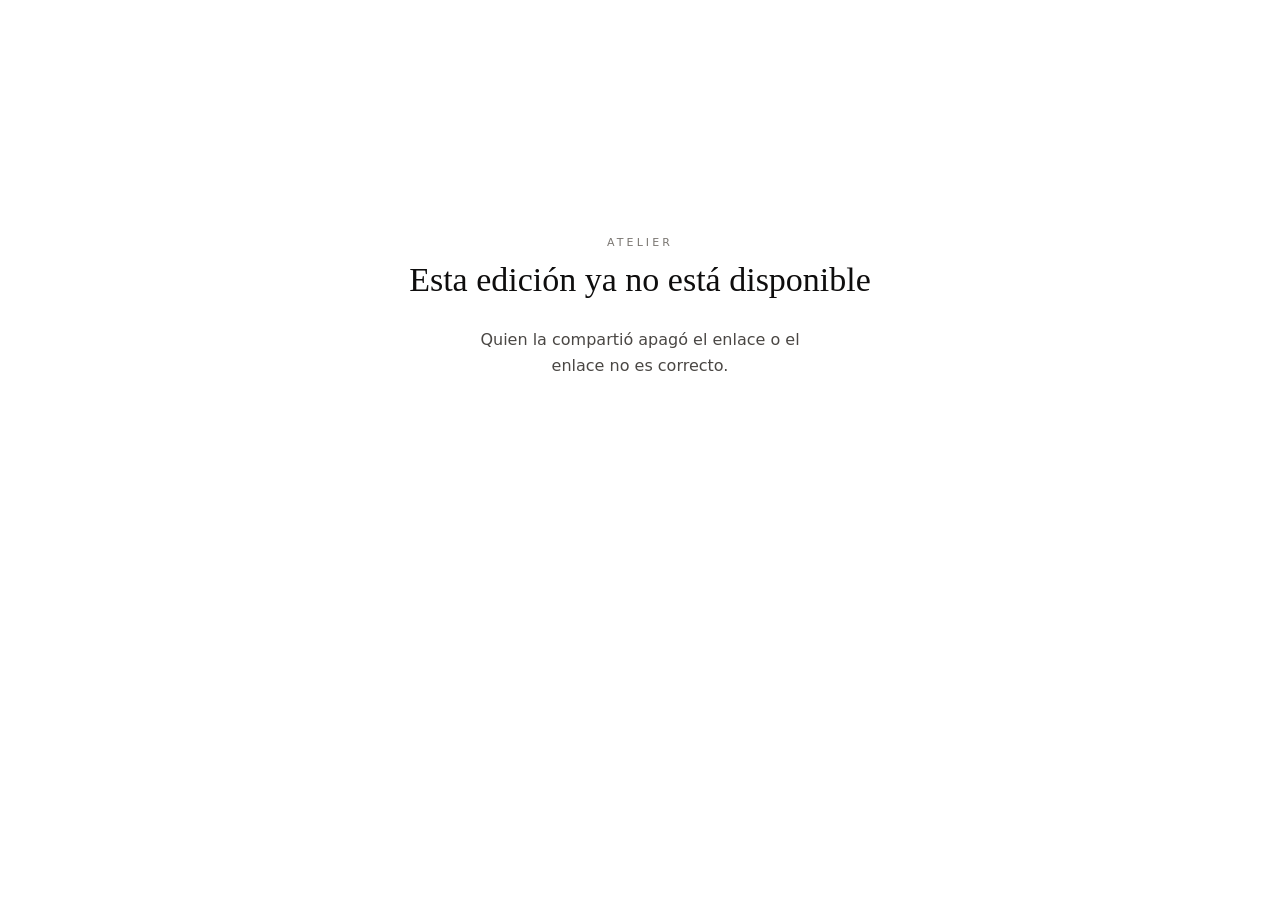
<file: index.html>
<!doctype html>
<html lang="es">
<head>
<meta charset="utf-8">
<!-- Security: only this page's own script runs (its hash below; recompute it if the script changes),
     and the page only talks to Atelier's server and Google Fonts. -->
<meta http-equiv="Content-Security-Policy" content="default-src 'none'; script-src 'sha256-/ihtmGDa3AAI4iktyEMSnv6SQkiSmP/ejdE/9ph0oEc='; style-src 'unsafe-inline' https://fonts.googleapis.com; font-src https://fonts.gstatic.com; img-src https://vfjvxixxmhevkvmlrpoq.supabase.co data:; connect-src https://vfjvxixxmhevkvmlrpoq.supabase.co; base-uri 'none'; form-action 'none'">
<meta name="referrer" content="no-referrer">
<meta name="viewport" content="width=device-width, initial-scale=1">
<meta name="robots" content="noindex">
<title>Atelier · Moodboard</title>
<link rel="preconnect" href="https://fonts.googleapis.com">
<link href="https://fonts.googleapis.com/css2?family=Bodoni+Moda:ital,opsz,wght@0,6..96,400..700;1,6..96,400..700&family=Jost:wght@300..600&display=swap" rel="stylesheet">
<style>
  :root { --paper:#fff; --surface:#F7F6F4; --line:#DAD8D3; --stone:#7A7671; --graphite:#4A4744; --ink:#0E0D0D; --wine:#6E1A27; --note:#F4EDE0; --tape:rgba(214,200,170,.7); }
  * { box-sizing: border-box; }
  body { margin: 0; background: var(--paper); color: var(--ink); font-family: Jost, system-ui, sans-serif; -webkit-font-smoothing: antialiased; }
  main { max-width: 560px; margin: 0 auto; }
  .eyebrow { font-size: 11px; letter-spacing: .28em; text-transform: uppercase; color: var(--stone); }
  .folio { display: flex; justify-content: space-between; }
  section { padding: 32px 24px; border-bottom: 1px solid var(--line); }
  h1, h2 { font-family: 'Bodoni Moda', serif; font-weight: 400; margin: 0; }
  i, em { font-style: italic; }

  .cover { position: relative; height: min(92vh, 760px); padding: 0; background: #3A3633; color: #fff; overflow: hidden; border: 0; }
  .cover .grid { position: absolute; inset: 0; display: grid; grid-template-columns: 1.2fr 1fr; grid-template-rows: 1fr 1fr; gap: 3px; }
  .cover .grid img { width: 100%; height: 100%; object-fit: cover; display: block; }
  .cover .grid img:first-child { grid-row: span 2; }
  .cover .shade { position: absolute; inset: 0; background: linear-gradient(180deg, rgba(14,13,13,.5), rgba(14,13,13,0) 34%, rgba(14,13,13,0) 52%, rgba(14,13,13,.75)); }
  .cover .mast { position: absolute; top: 18px; left: 0; right: 0; text-align: center; font-family: 'Bodoni Moda', serif; font-size: clamp(56px, 17vw, 96px); line-height: .9; letter-spacing: 2px; }
  .cover .meta { position: absolute; top: calc(18px + clamp(56px, 17vw, 96px)); left: 20px; right: 20px; display: flex; justify-content: space-between; font-size: 9px; letter-spacing: .28em; text-transform: uppercase; }
  .cover .foot { position: absolute; left: 20px; right: 20px; bottom: 28px; display: flex; flex-direction: column; gap: 10px; }
  .cover h1 { font-size: clamp(40px, 12vw, 64px); line-height: .95; letter-spacing: -1px; }
  .cover .eyebrow { color: #fff; }
  .rise { animation: rise 1s cubic-bezier(.2,.8,.2,1) both; }
  @keyframes rise { from { opacity: 0; transform: translateY(16px); } to { opacity: 1; transform: none; } }

  .palette { display: grid; grid-template-columns: repeat(auto-fill, minmax(48px, 1fr)); gap: 10px; margin-top: 16px; }
  .swatch { aspect-ratio: 1; border-radius: 999px; border: 1px solid var(--line); }
  .swatch-name { font-size: 11px; color: var(--graphite); text-align: center; margin-top: 4px; }
  .note { position: relative; background: var(--note); padding: 18px 20px 14px; margin-top: 26px; transform: rotate(-1deg); box-shadow: 0 8px 16px -10px rgba(42,37,35,.4); }
  .note::before { content: ''; position: absolute; top: -9px; left: 42%; width: 64px; height: 18px; background: var(--tape); transform: rotate(2deg); }
  .note p { margin: 6px 0 0; font-family: 'Bodoni Moda', serif; font-size: 19px; line-height: 1.4; }
  .note .eyebrow { color: var(--wine); }

  .looks { display: grid; grid-template-columns: 1fr 1fr; gap: 12px; margin-top: 16px; }
  .looks figure { margin: 0; }
  .looks figure:nth-child(even) { margin-top: 40px; }
  .looks img { width: 100%; aspect-ratio: 3/4; object-fit: cover; display: block; background: var(--surface); border-radius: 4px; }
  .looks figcaption { font-family: 'Bodoni Moda', serif; font-size: 15px; margin-top: 6px; }

  .pieces { margin: 16px 0 0; padding: 0; list-style: none; }
  .pieces li { display: grid; grid-template-columns: 34px 1fr; gap: 10px; padding: 12px 0; border-top: 1px solid var(--line); }
  .pieces li span:first-child { font-family: 'Bodoni Moda', serif; font-size: 18px; }
  .pieces b { font-weight: 500; display: block; }
  .pieces small { color: var(--graphite); font-size: 14px; line-height: 1.5; }
  .formula { padding: 12px 0; border-top: 1px solid var(--line); }
  .formula h3 { font-family: 'Bodoni Moda', serif; font-weight: 400; font-style: italic; font-size: 19px; margin: 0 0 4px; }
  .formula p { margin: 0; color: var(--graphite); font-size: 14px; line-height: 1.5; }

  .end { display: flex; flex-direction: column; gap: 14px; border: 0; padding-bottom: 56px; }
  .end h2 { font-size: 32px; line-height: 1.1; }
  .end p { margin: 0; color: var(--graphite); line-height: 1.6; }
  .cta { display: flex; align-items: center; justify-content: center; height: 52px; background: var(--wine); color: #fff; text-transform: uppercase; letter-spacing: .14em; font-size: 14px; font-weight: 500; }

  .state { min-height: 70vh; display: flex; flex-direction: column; align-items: center; justify-content: center; gap: 12px; text-align: center; padding: 24px; }
  .state h1 { font-size: 34px; }
  .reveal { opacity: 0; transform: translateY(24px); transition: opacity .9s cubic-bezier(.2,.8,.2,1), transform .9s cubic-bezier(.2,.8,.2,1); }
  .reveal.in { opacity: 1; transform: none; }
</style>
</head>
<body>
<main id="app">
  <div class="state"><div class="eyebrow">Atelier</div><h1>Abriendo la edición…</h1></div>
</main>
<script>
  // Public moodboard viewer: reads one shared board from Atelier's public-board function.
  // The board's owner can turn the link off at any time; then this page shows "not available".
  const API = 'https://vfjvxixxmhevkvmlrpoq.supabase.co/functions/v1/public-board?b=';
  const app = document.getElementById('app');
  const slug = new URLSearchParams(location.search).get('b') || '';

  const el = (tag, attrs = {}, ...children) => {
    const node = document.createElement(tag);
    for (const [k, v] of Object.entries(attrs)) {
      if (k === 'class') node.className = v;
      else if (k === 'style') node.setAttribute('style', v);
      else node.setAttribute(k, v);
    }
    for (const child of children.flat()) {
      if (child == null) continue;
      node.append(child instanceof Node ? child : document.createTextNode(String(child)));
    }
    return node;
  };
  const folio = (label, page) => el('div', { class: 'folio eyebrow' }, el('span', {}, label), el('span', {}, `p. ${String(page).padStart(2, '0')}`));
  const safeColor = (hex) => (/^#[0-9a-f]{6}$/i.test(hex) ? hex : '#DAD8D3');

  function unavailable() {
    app.replaceChildren(el('div', { class: 'state' },
      el('div', { class: 'eyebrow' }, 'Atelier'),
      el('h1', {}, 'Esta edición ya no está disponible'),
      el('p', { style: 'color:#4A4744;max-width:340px;line-height:1.6' }, 'Quien la compartió apagó el enlace o el enlace no es correcto.')));
  }

  function render(b) {
    document.title = `${b.title} · Atelier`;
    const images = b.images || [];
    let page = 1;
    const pages = [];

    pages.push(el('section', { class: 'cover' },
      el('div', { class: 'grid' }, images.slice(0, 3).map((src) => el('img', { src, alt: '' }))),
      el('div', { class: 'shade' }),
      el('div', { class: 'mast rise' }, 'ATELIER'),
      el('div', { class: 'meta' }, el('span', {}, 'Moodboard'), el('span', {}, new Date(b.created_at).toLocaleDateString('es', { month: 'long', year: 'numeric' }))),
      el('div', { class: 'foot' },
        el('span', { class: 'eyebrow' }, b.author ? `Una edición de ${b.author}` : 'Una edición de Atelier'),
        el('h1', {}, b.title),
        el('span', { style: 'font-size:12px;opacity:.85' }, 'Desliza para leer ↓'))));

    page += 1;
    pages.push(el('section', { class: 'reveal' },
      folio('La paleta', page),
      el('div', { class: 'palette' }, (b.palette || []).map((c) => el('div', {}, el('div', { class: 'swatch', style: `background:${safeColor(c.hex)}` }), el('div', { class: 'swatch-name' }, c.name)))),
      b.summary || b.notes ? el('div', { class: 'note' }, el('span', { class: 'eyebrow' }, 'La clave'), el('p', {}, b.notes || b.summary)) : null));

    if (images.length > 1) {
      page += 1;
      pages.push(el('section', { class: 'reveal' },
        folio('Los looks', page),
        el('div', { class: 'looks' }, images.slice(0, 4).map((src, i) =>
          el('figure', {}, el('img', { src, alt: '', loading: 'lazy' }), el('figcaption', {}, `${String(i + 1).padStart(2, '0')} · `, el('i', {}, (b.formulas?.[i]?.name) || 'Look')))))));
    }

    if ((b.key_pieces || []).length) {
      page += 1;
      pages.push(el('section', { class: 'reveal' },
        folio('Prendas clave', page),
        el('ul', { class: 'pieces' }, b.key_pieces.map((p, i) =>
          el('li', {}, el('span', {}, String(i + 1).padStart(2, '0')), el('span', {}, el('b', {}, p.name), el('small', {}, p.description)))))));
    }

    if ((b.formulas || []).length) {
      page += 1;
      pages.push(el('section', { class: 'reveal' },
        folio('Fórmulas', page),
        b.formulas.map((f) => el('div', { class: 'formula' }, el('h3', {}, f.name), el('p', {}, (f.pieces || []).join(' · ')), f.occasion ? el('p', { class: 'eyebrow', style: 'margin-top:6px' }, f.occasion) : null))));
    }

    page += 1;
    pages.push(el('section', { class: 'end reveal' },
      el('div', { class: 'eyebrow' }, `p. ${String(page).padStart(2, '0')} · Fin de la edición`),
      el('h2', {}, '¿Quieres ', el('i', {}, 'tu propia'), ' edición?'),
      el('p', {}, 'Atelier arma moodboards con tu colorimetría y tu armario, y te dice qué comprar.'),
      el('div', { class: 'cta' }, 'Atelier · pronto en Android')));

    app.replaceChildren(...pages);
    const io = new IntersectionObserver((entries) => entries.forEach((e) => e.isIntersecting && e.target.classList.add('in')), { threshold: 0.15 });
    document.querySelectorAll('.reveal').forEach((n) => io.observe(n));
  }

  if (!/^[a-z0-9]{6,24}$/.test(slug)) unavailable();
  else fetch(API + slug).then((r) => (r.ok ? r.json() : Promise.reject(r.status))).then(render).catch(unavailable);
</script>
</body>
</html>
</file>
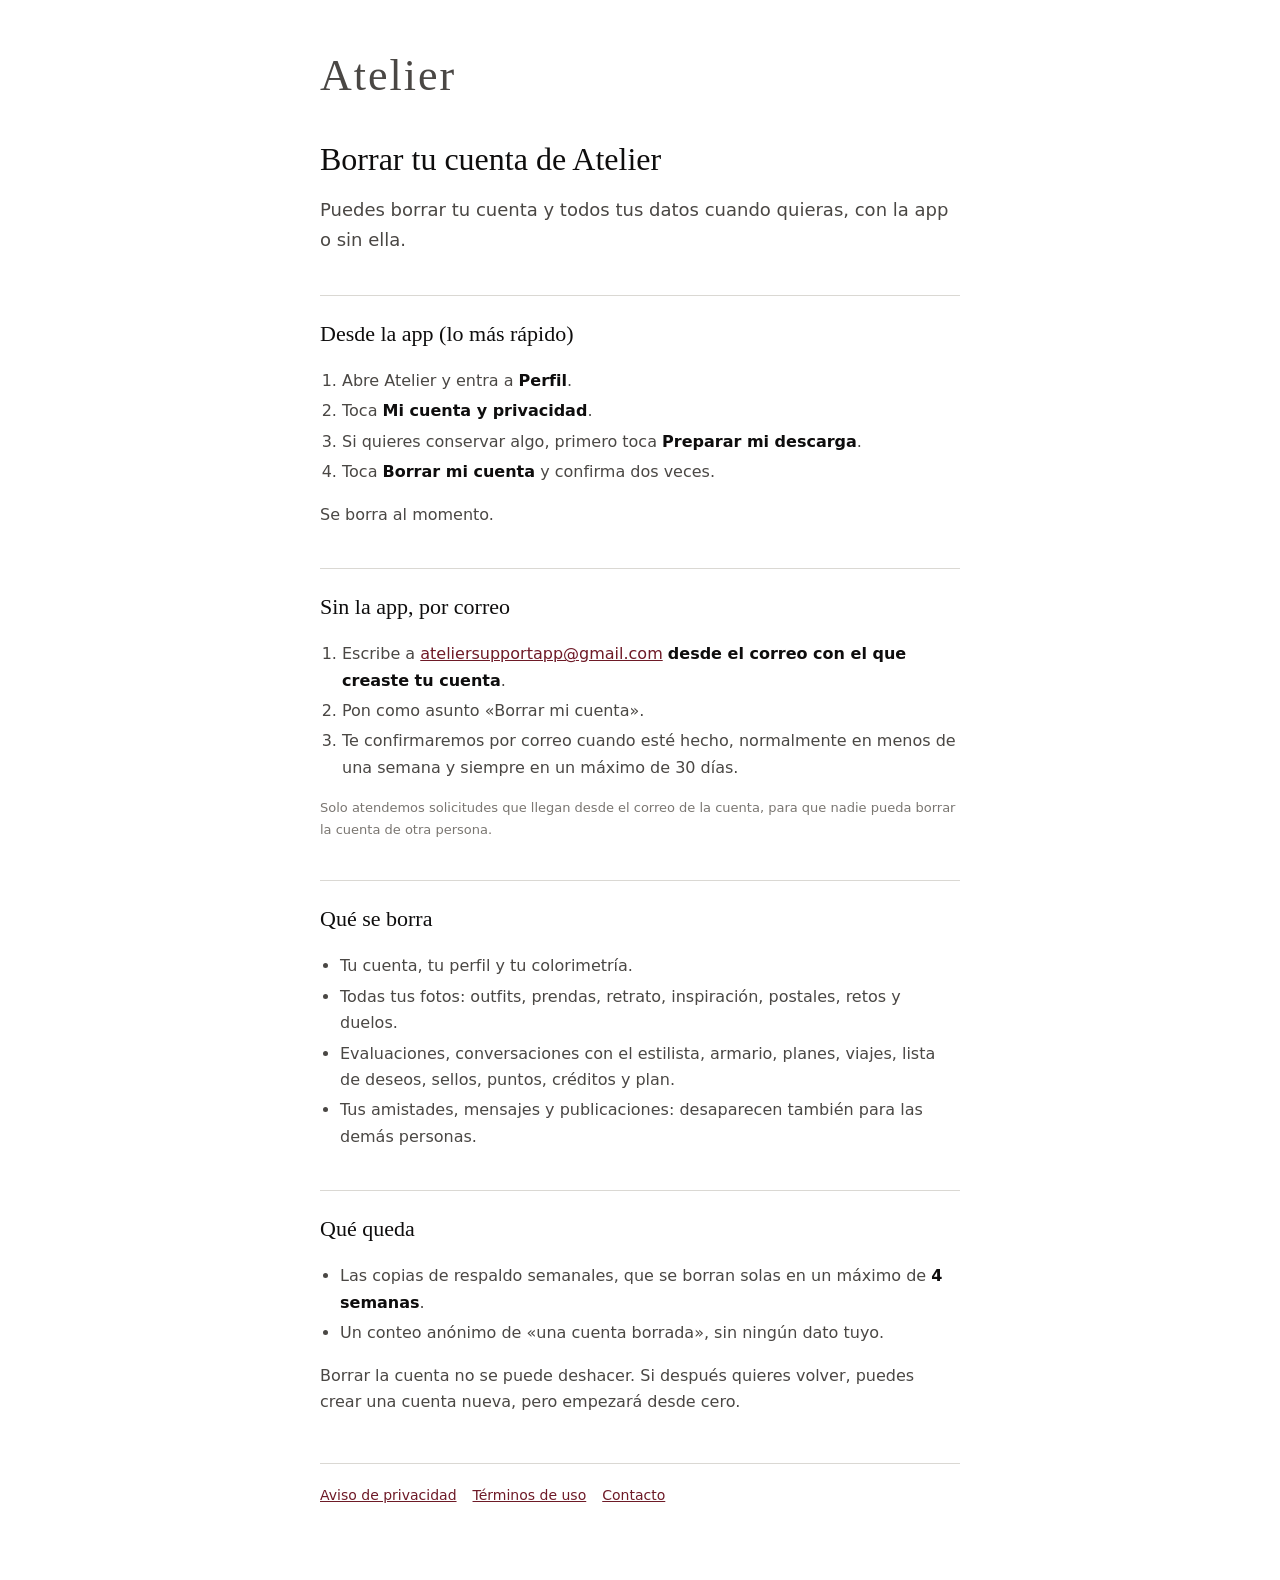
<file: borrar-cuenta.html>
<!doctype html>
<html lang="es">
<head>
<meta charset="utf-8">
<meta http-equiv="Content-Security-Policy" content="default-src 'none'; style-src 'self'; base-uri 'none'; form-action 'none'">
<meta name="referrer" content="no-referrer">
<meta name="viewport" content="width=device-width, initial-scale=1">
<title>Atelier · Borrar mi cuenta</title>
<link rel="stylesheet" href="legal.css">
</head>
<body>
<main>
  <p class="mast">Atelier</p>
  <h1>Borrar tu cuenta de Atelier</h1>
  <p class="lead">Puedes borrar tu cuenta y todos tus datos cuando quieras, con la app o sin ella.</p>

  <h2>Desde la app (lo más rápido)</h2>
  <ol class="steps">
    <li>Abre Atelier y entra a <strong>Perfil</strong>.</li>
    <li>Toca <strong>Mi cuenta y privacidad</strong>.</li>
    <li>Si quieres conservar algo, primero toca <strong>Preparar mi descarga</strong>.</li>
    <li>Toca <strong>Borrar mi cuenta</strong> y confirma dos veces.</li>
  </ol>
  <p>Se borra al momento.</p>

  <h2>Sin la app, por correo</h2>
  <ol class="steps">
    <li>Escribe a <a href="mailto:ateliersupportapp@gmail.com?subject=Borrar%20mi%20cuenta">ateliersupportapp@gmail.com</a> <strong>desde el correo con el que creaste tu cuenta</strong>.</li>
    <li>Pon como asunto «Borrar mi cuenta».</li>
    <li>Te confirmaremos por correo cuando esté hecho, normalmente en menos de una semana y siempre en un máximo de 30 días.</li>
  </ol>
  <p class="small">Solo atendemos solicitudes que llegan desde el correo de la cuenta, para que nadie pueda borrar la cuenta de otra persona.</p>

  <h2>Qué se borra</h2>
  <ul>
    <li>Tu cuenta, tu perfil y tu colorimetría.</li>
    <li>Todas tus fotos: outfits, prendas, retrato, inspiración, postales, retos y duelos.</li>
    <li>Evaluaciones, conversaciones con el estilista, armario, planes, viajes, lista de deseos, sellos, puntos, créditos y plan.</li>
    <li>Tus amistades, mensajes y publicaciones: desaparecen también para las demás personas.</li>
  </ul>

  <h2>Qué queda</h2>
  <ul>
    <li>Las copias de respaldo semanales, que se borran solas en un máximo de <strong>4 semanas</strong>.</li>
    <li>Un conteo anónimo de «una cuenta borrada», sin ningún dato tuyo.</li>
  </ul>
  <p>Borrar la cuenta no se puede deshacer. Si después quieres volver, puedes crear una cuenta nueva, pero empezará desde cero.</p>

  <nav>
    <a href="privacidad.html">Aviso de privacidad</a>
    <a href="terminos.html">Términos de uso</a>
    <a href="mailto:ateliersupportapp@gmail.com">Contacto</a>
  </nav>
</main>
</body>
</html>
</file>
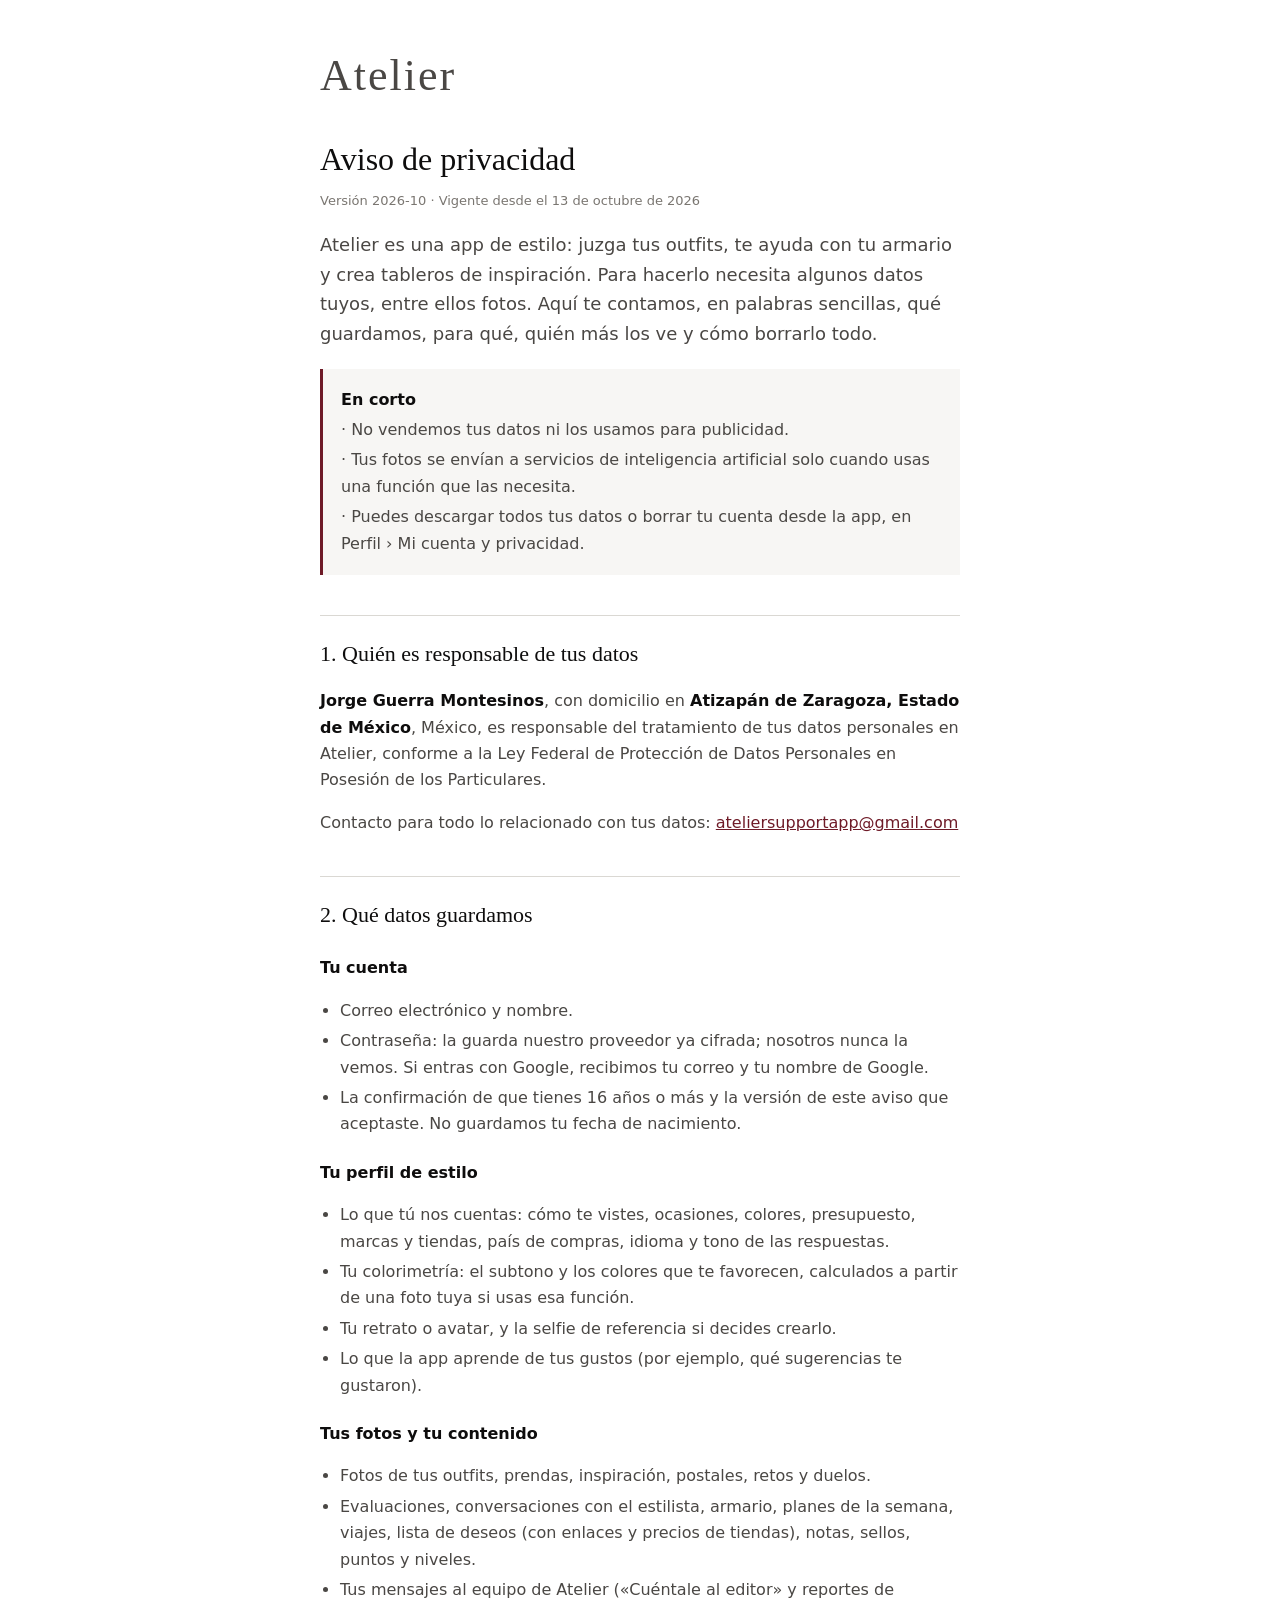
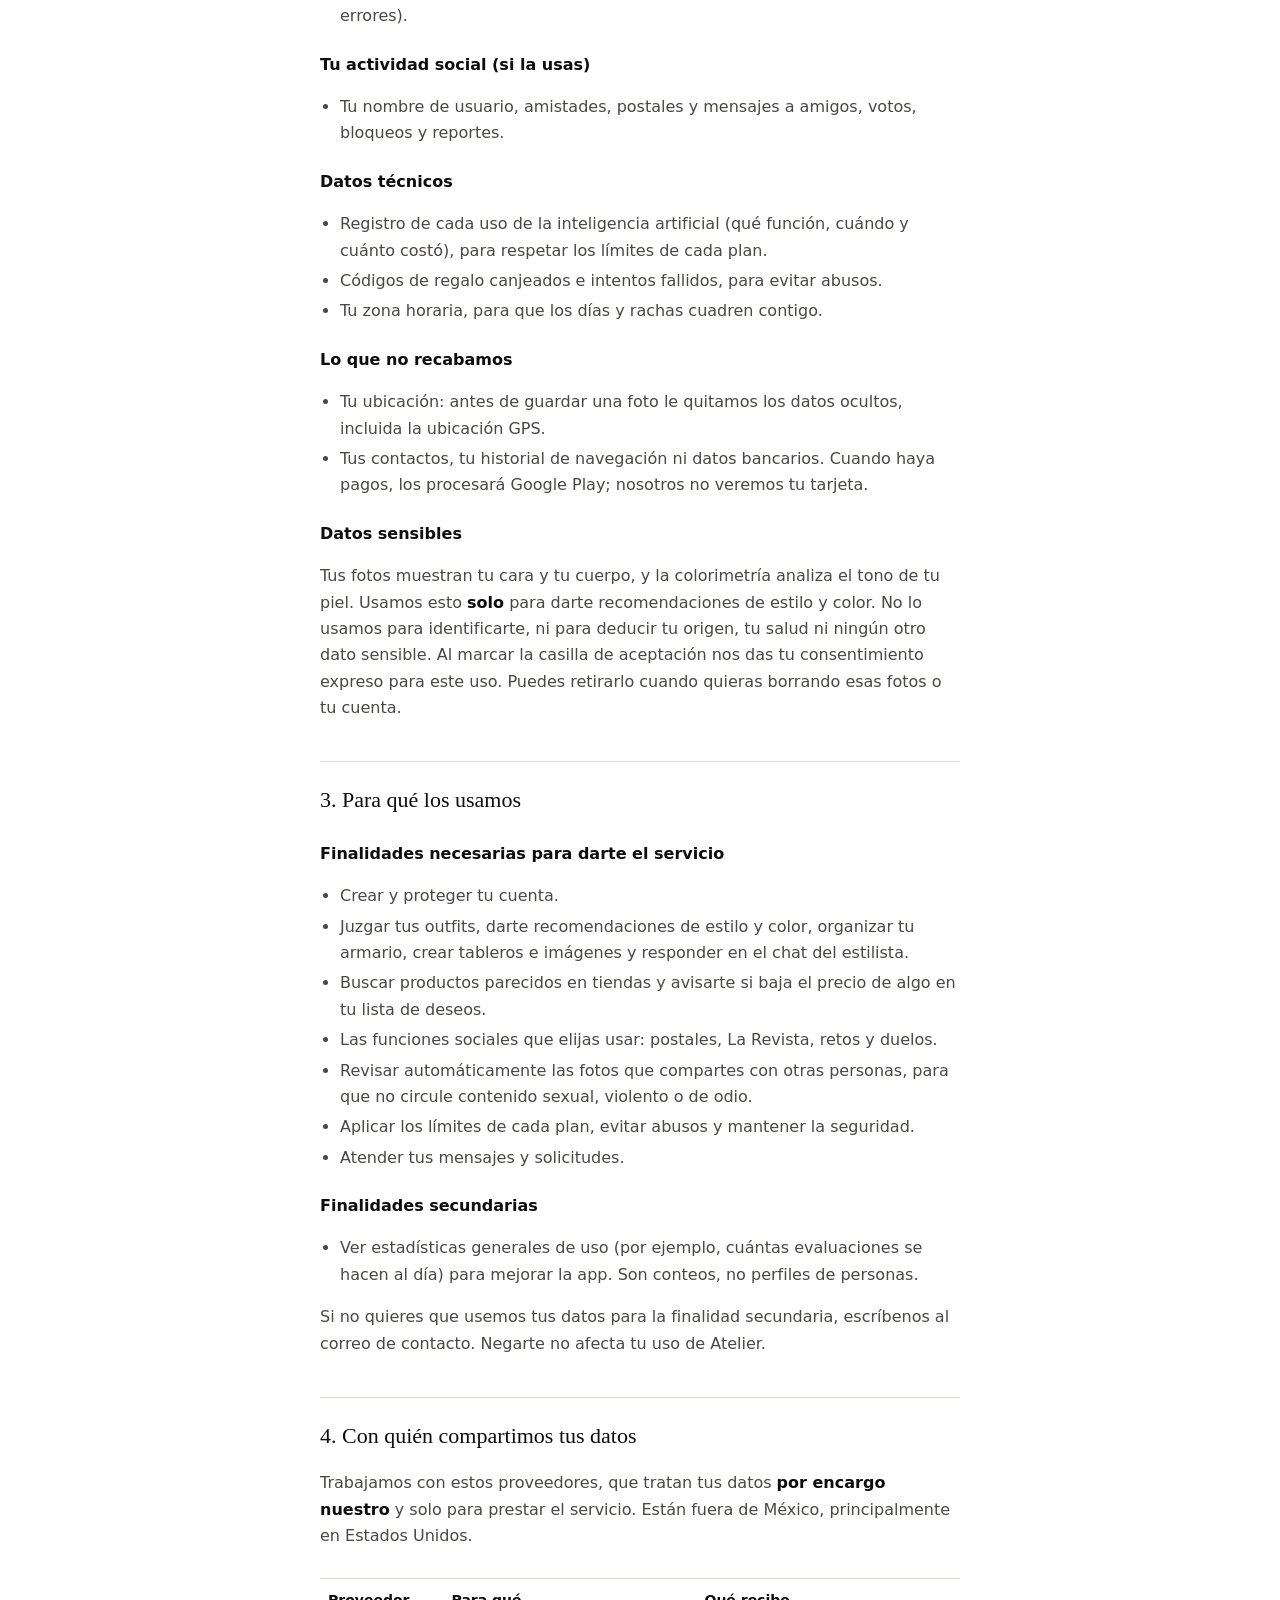
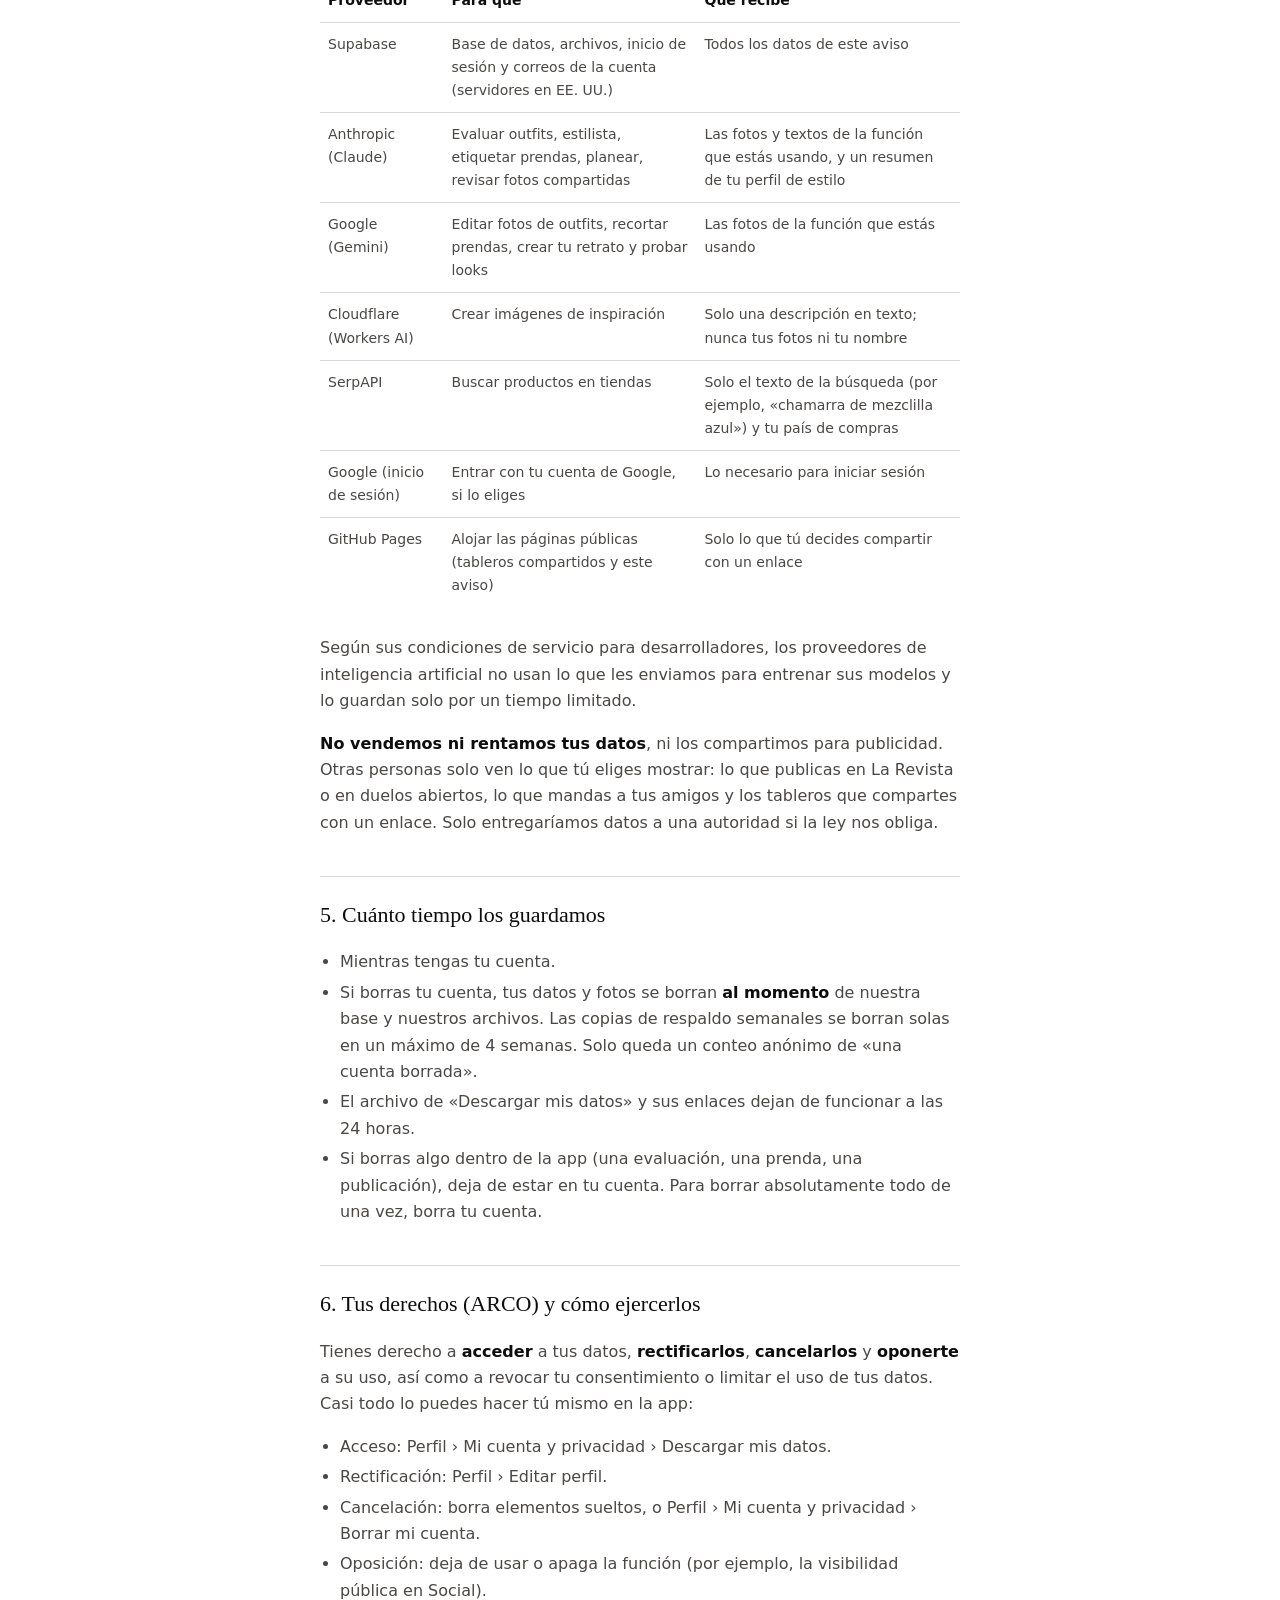
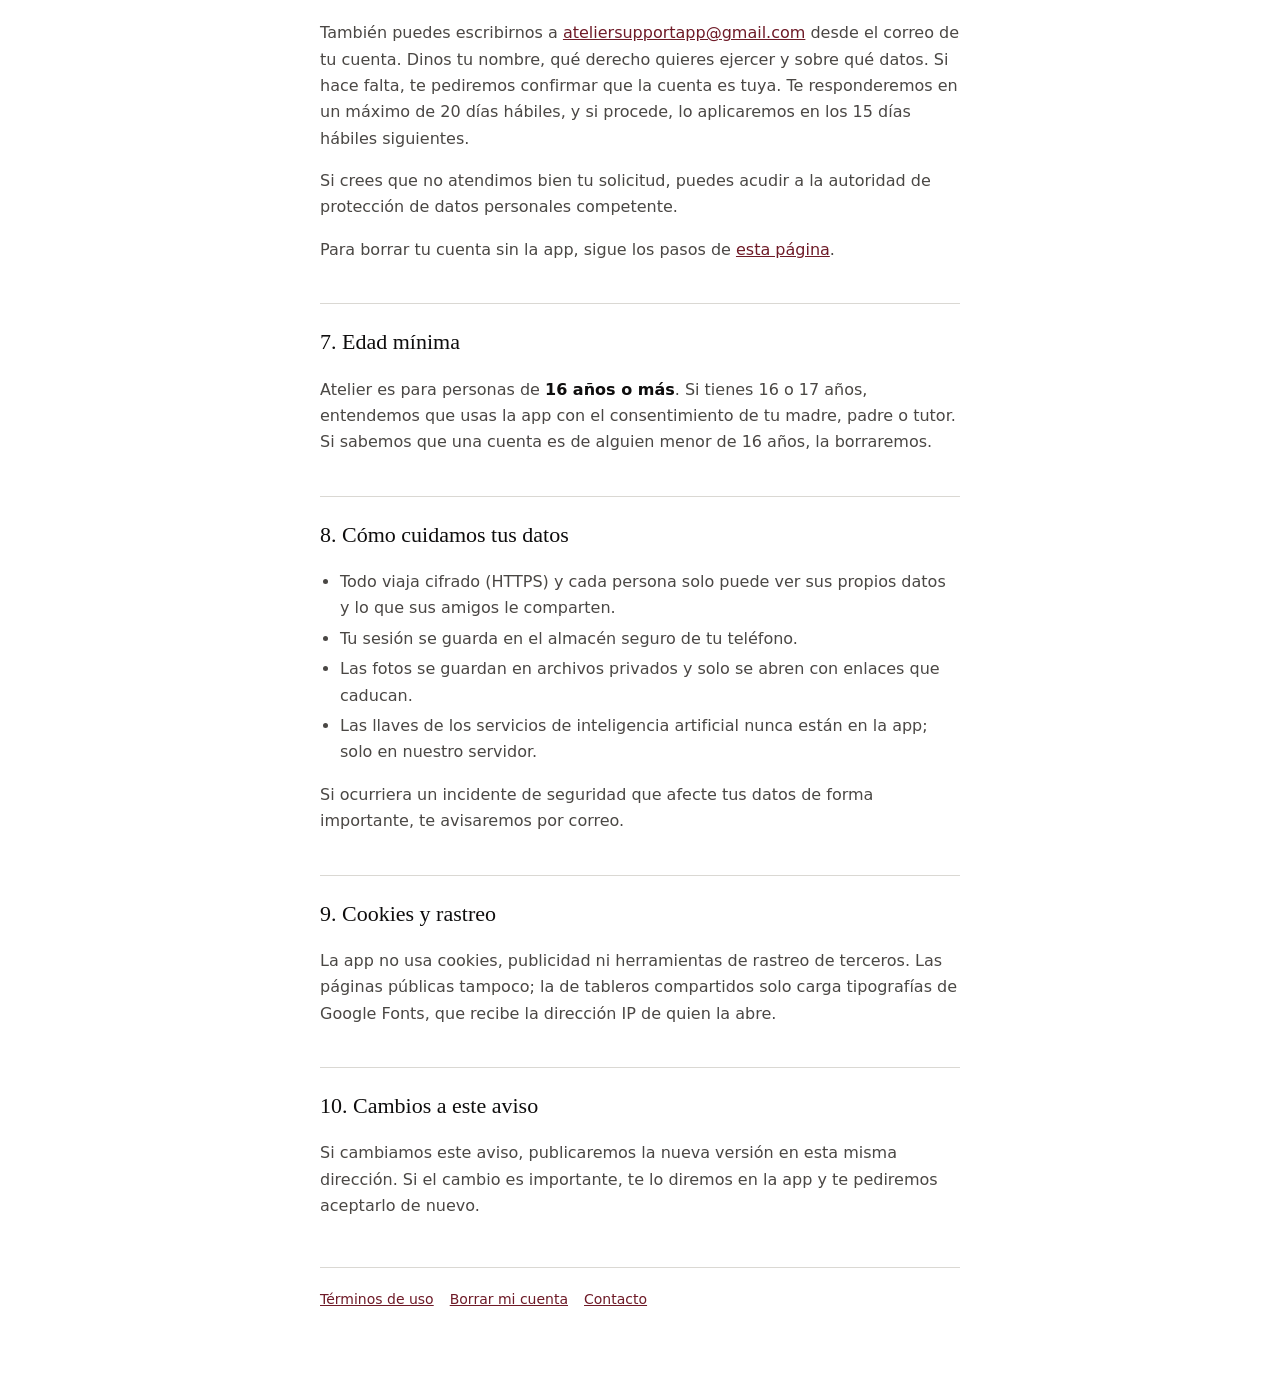
<file: privacidad.html>
<!doctype html>
<html lang="es">
<head>
<meta charset="utf-8">
<meta http-equiv="Content-Security-Policy" content="default-src 'none'; style-src 'self'; base-uri 'none'; form-action 'none'">
<meta name="referrer" content="no-referrer">
<meta name="viewport" content="width=device-width, initial-scale=1">
<title>Atelier · Aviso de privacidad</title>
<link rel="stylesheet" href="legal.css">
</head>
<body>
<main>
  <p class="mast">Atelier</p>
  <h1>Aviso de privacidad</h1>
  <p class="small">Versión 2026-10 · Vigente desde el 13 de octubre de 2026</p>

  <p class="lead">Atelier es una app de estilo: juzga tus outfits, te ayuda con tu armario y crea tableros de inspiración. Para hacerlo necesita algunos datos tuyos, entre ellos fotos. Aquí te contamos, en palabras sencillas, qué guardamos, para qué, quién más los ve y cómo borrarlo todo.</p>

  <div class="box">
    <p><strong>En corto</strong></p>
    <p>· No vendemos tus datos ni los usamos para publicidad.</p>
    <p>· Tus fotos se envían a servicios de inteligencia artificial solo cuando usas una función que las necesita.</p>
    <p>· Puedes descargar todos tus datos o borrar tu cuenta desde la app, en Perfil › Mi cuenta y privacidad.</p>
  </div>

  <h2>1. Quién es responsable de tus datos</h2>
  <p><strong>Jorge Guerra Montesinos</strong>, con domicilio en <strong>Atizapán de Zaragoza, Estado de México</strong>, México, es responsable del tratamiento de tus datos personales en Atelier, conforme a la Ley Federal de Protección de Datos Personales en Posesión de los Particulares.</p>
  <p>Contacto para todo lo relacionado con tus datos: <a href="mailto:ateliersupportapp@gmail.com">ateliersupportapp@gmail.com</a></p>

  <h2>2. Qué datos guardamos</h2>
  <h3>Tu cuenta</h3>
  <ul>
    <li>Correo electrónico y nombre.</li>
    <li>Contraseña: la guarda nuestro proveedor ya cifrada; nosotros nunca la vemos. Si entras con Google, recibimos tu correo y tu nombre de Google.</li>
    <li>La confirmación de que tienes 16 años o más y la versión de este aviso que aceptaste. No guardamos tu fecha de nacimiento.</li>
  </ul>
  <h3>Tu perfil de estilo</h3>
  <ul>
    <li>Lo que tú nos cuentas: cómo te vistes, ocasiones, colores, presupuesto, marcas y tiendas, país de compras, idioma y tono de las respuestas.</li>
    <li>Tu colorimetría: el subtono y los colores que te favorecen, calculados a partir de una foto tuya si usas esa función.</li>
    <li>Tu retrato o avatar, y la selfie de referencia si decides crearlo.</li>
    <li>Lo que la app aprende de tus gustos (por ejemplo, qué sugerencias te gustaron).</li>
  </ul>
  <h3>Tus fotos y tu contenido</h3>
  <ul>
    <li>Fotos de tus outfits, prendas, inspiración, postales, retos y duelos.</li>
    <li>Evaluaciones, conversaciones con el estilista, armario, planes de la semana, viajes, lista de deseos (con enlaces y precios de tiendas), notas, sellos, puntos y niveles.</li>
    <li>Tus mensajes al equipo de Atelier («Cuéntale al editor» y reportes de errores).</li>
  </ul>
  <h3>Tu actividad social (si la usas)</h3>
  <ul>
    <li>Tu nombre de usuario, amistades, postales y mensajes a amigos, votos, bloqueos y reportes.</li>
  </ul>
  <h3>Datos técnicos</h3>
  <ul>
    <li>Registro de cada uso de la inteligencia artificial (qué función, cuándo y cuánto costó), para respetar los límites de cada plan.</li>
    <li>Códigos de regalo canjeados e intentos fallidos, para evitar abusos.</li>
    <li>Tu zona horaria, para que los días y rachas cuadren contigo.</li>
  </ul>
  <h3>Lo que no recabamos</h3>
  <ul>
    <li>Tu ubicación: antes de guardar una foto le quitamos los datos ocultos, incluida la ubicación GPS.</li>
    <li>Tus contactos, tu historial de navegación ni datos bancarios. Cuando haya pagos, los procesará Google Play; nosotros no veremos tu tarjeta.</li>
  </ul>

  <h3>Datos sensibles</h3>
  <p>Tus fotos muestran tu cara y tu cuerpo, y la colorimetría analiza el tono de tu piel. Usamos esto <strong>solo</strong> para darte recomendaciones de estilo y color. No lo usamos para identificarte, ni para deducir tu origen, tu salud ni ningún otro dato sensible. Al marcar la casilla de aceptación nos das tu consentimiento expreso para este uso. Puedes retirarlo cuando quieras borrando esas fotos o tu cuenta.</p>

  <h2>3. Para qué los usamos</h2>
  <h3>Finalidades necesarias para darte el servicio</h3>
  <ul>
    <li>Crear y proteger tu cuenta.</li>
    <li>Juzgar tus outfits, darte recomendaciones de estilo y color, organizar tu armario, crear tableros e imágenes y responder en el chat del estilista.</li>
    <li>Buscar productos parecidos en tiendas y avisarte si baja el precio de algo en tu lista de deseos.</li>
    <li>Las funciones sociales que elijas usar: postales, La Revista, retos y duelos.</li>
    <li>Revisar automáticamente las fotos que compartes con otras personas, para que no circule contenido sexual, violento o de odio.</li>
    <li>Aplicar los límites de cada plan, evitar abusos y mantener la seguridad.</li>
    <li>Atender tus mensajes y solicitudes.</li>
  </ul>
  <h3>Finalidades secundarias</h3>
  <ul>
    <li>Ver estadísticas generales de uso (por ejemplo, cuántas evaluaciones se hacen al día) para mejorar la app. Son conteos, no perfiles de personas.</li>
  </ul>
  <p>Si no quieres que usemos tus datos para la finalidad secundaria, escríbenos al correo de contacto. Negarte no afecta tu uso de Atelier.</p>

  <h2>4. Con quién compartimos tus datos</h2>
  <p>Trabajamos con estos proveedores, que tratan tus datos <strong>por encargo nuestro</strong> y solo para prestar el servicio. Están fuera de México, principalmente en Estados Unidos.</p>
  <div class="table">
  <table>
    <tr><th>Proveedor</th><th>Para qué</th><th>Qué recibe</th></tr>
    <tr><td>Supabase</td><td>Base de datos, archivos, inicio de sesión y correos de la cuenta (servidores en EE. UU.)</td><td>Todos los datos de este aviso</td></tr>
    <tr><td>Anthropic (Claude)</td><td>Evaluar outfits, estilista, etiquetar prendas, planear, revisar fotos compartidas</td><td>Las fotos y textos de la función que estás usando, y un resumen de tu perfil de estilo</td></tr>
    <tr><td>Google (Gemini)</td><td>Editar fotos de outfits, recortar prendas, crear tu retrato y probar looks</td><td>Las fotos de la función que estás usando</td></tr>
    <tr><td>Cloudflare (Workers AI)</td><td>Crear imágenes de inspiración</td><td>Solo una descripción en texto; nunca tus fotos ni tu nombre</td></tr>
    <tr><td>SerpAPI</td><td>Buscar productos en tiendas</td><td>Solo el texto de la búsqueda (por ejemplo, «chamarra de mezclilla azul») y tu país de compras</td></tr>
    <tr><td>Google (inicio de sesión)</td><td>Entrar con tu cuenta de Google, si lo eliges</td><td>Lo necesario para iniciar sesión</td></tr>
    <tr><td>GitHub Pages</td><td>Alojar las páginas públicas (tableros compartidos y este aviso)</td><td>Solo lo que tú decides compartir con un enlace</td></tr>
  </table>
  </div>
  <p>Según sus condiciones de servicio para desarrolladores, los proveedores de inteligencia artificial no usan lo que les enviamos para entrenar sus modelos y lo guardan solo por un tiempo limitado.</p>
  <p><strong>No vendemos ni rentamos tus datos</strong>, ni los compartimos para publicidad. Otras personas solo ven lo que tú eliges mostrar: lo que publicas en La Revista o en duelos abiertos, lo que mandas a tus amigos y los tableros que compartes con un enlace. Solo entregaríamos datos a una autoridad si la ley nos obliga.</p>

  <h2>5. Cuánto tiempo los guardamos</h2>
  <ul>
    <li>Mientras tengas tu cuenta.</li>
    <li>Si borras tu cuenta, tus datos y fotos se borran <strong>al momento</strong> de nuestra base y nuestros archivos. Las copias de respaldo semanales se borran solas en un máximo de 4 semanas. Solo queda un conteo anónimo de «una cuenta borrada».</li>
    <li>El archivo de «Descargar mis datos» y sus enlaces dejan de funcionar a las 24 horas.</li>
    <li>Si borras algo dentro de la app (una evaluación, una prenda, una publicación), deja de estar en tu cuenta. Para borrar absolutamente todo de una vez, borra tu cuenta.</li>
  </ul>

  <h2>6. Tus derechos (ARCO) y cómo ejercerlos</h2>
  <p>Tienes derecho a <strong>acceder</strong> a tus datos, <strong>rectificarlos</strong>, <strong>cancelarlos</strong> y <strong>oponerte</strong> a su uso, así como a revocar tu consentimiento o limitar el uso de tus datos. Casi todo lo puedes hacer tú mismo en la app:</p>
  <ul>
    <li>Acceso: Perfil › Mi cuenta y privacidad › Descargar mis datos.</li>
    <li>Rectificación: Perfil › Editar perfil.</li>
    <li>Cancelación: borra elementos sueltos, o Perfil › Mi cuenta y privacidad › Borrar mi cuenta.</li>
    <li>Oposición: deja de usar o apaga la función (por ejemplo, la visibilidad pública en Social).</li>
  </ul>
  <p>También puedes escribirnos a <a href="mailto:ateliersupportapp@gmail.com">ateliersupportapp@gmail.com</a> desde el correo de tu cuenta. Dinos tu nombre, qué derecho quieres ejercer y sobre qué datos. Si hace falta, te pediremos confirmar que la cuenta es tuya. Te responderemos en un máximo de 20 días hábiles, y si procede, lo aplicaremos en los 15 días hábiles siguientes.</p>
  <p>Si crees que no atendimos bien tu solicitud, puedes acudir a la autoridad de protección de datos personales competente.</p>
  <p>Para borrar tu cuenta sin la app, sigue los pasos de <a href="borrar-cuenta.html">esta página</a>.</p>

  <h2>7. Edad mínima</h2>
  <p>Atelier es para personas de <strong>16 años o más</strong>. Si tienes 16 o 17 años, entendemos que usas la app con el consentimiento de tu madre, padre o tutor. Si sabemos que una cuenta es de alguien menor de 16 años, la borraremos.</p>

  <h2>8. Cómo cuidamos tus datos</h2>
  <ul>
    <li>Todo viaja cifrado (HTTPS) y cada persona solo puede ver sus propios datos y lo que sus amigos le comparten.</li>
    <li>Tu sesión se guarda en el almacén seguro de tu teléfono.</li>
    <li>Las fotos se guardan en archivos privados y solo se abren con enlaces que caducan.</li>
    <li>Las llaves de los servicios de inteligencia artificial nunca están en la app; solo en nuestro servidor.</li>
  </ul>
  <p>Si ocurriera un incidente de seguridad que afecte tus datos de forma importante, te avisaremos por correo.</p>

  <h2>9. Cookies y rastreo</h2>
  <p>La app no usa cookies, publicidad ni herramientas de rastreo de terceros. Las páginas públicas tampoco; la de tableros compartidos solo carga tipografías de Google Fonts, que recibe la dirección IP de quien la abre.</p>

  <h2>10. Cambios a este aviso</h2>
  <p>Si cambiamos este aviso, publicaremos la nueva versión en esta misma dirección. Si el cambio es importante, te lo diremos en la app y te pediremos aceptarlo de nuevo.</p>

  <nav>
    <a href="terminos.html">Términos de uso</a>
    <a href="borrar-cuenta.html">Borrar mi cuenta</a>
    <a href="mailto:ateliersupportapp@gmail.com">Contacto</a>
  </nav>
</main>
</body>
</html>
</file>
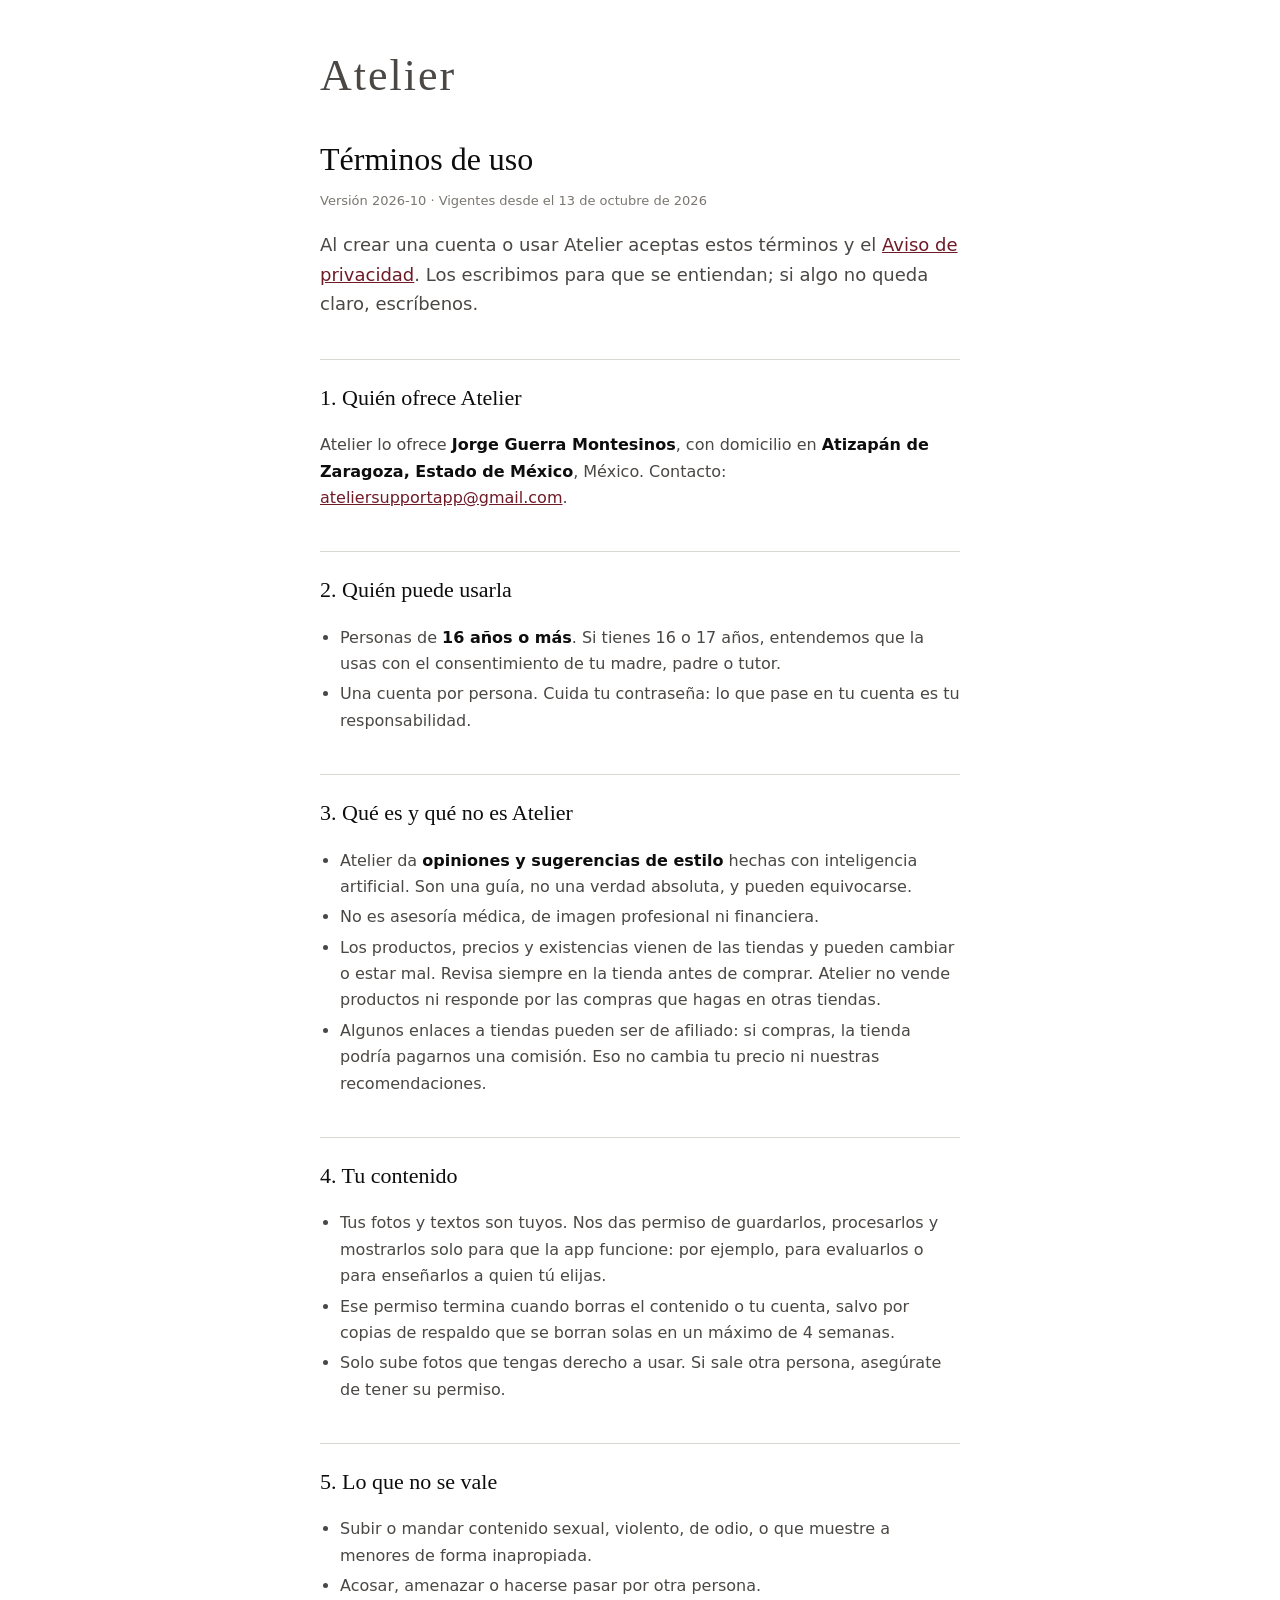
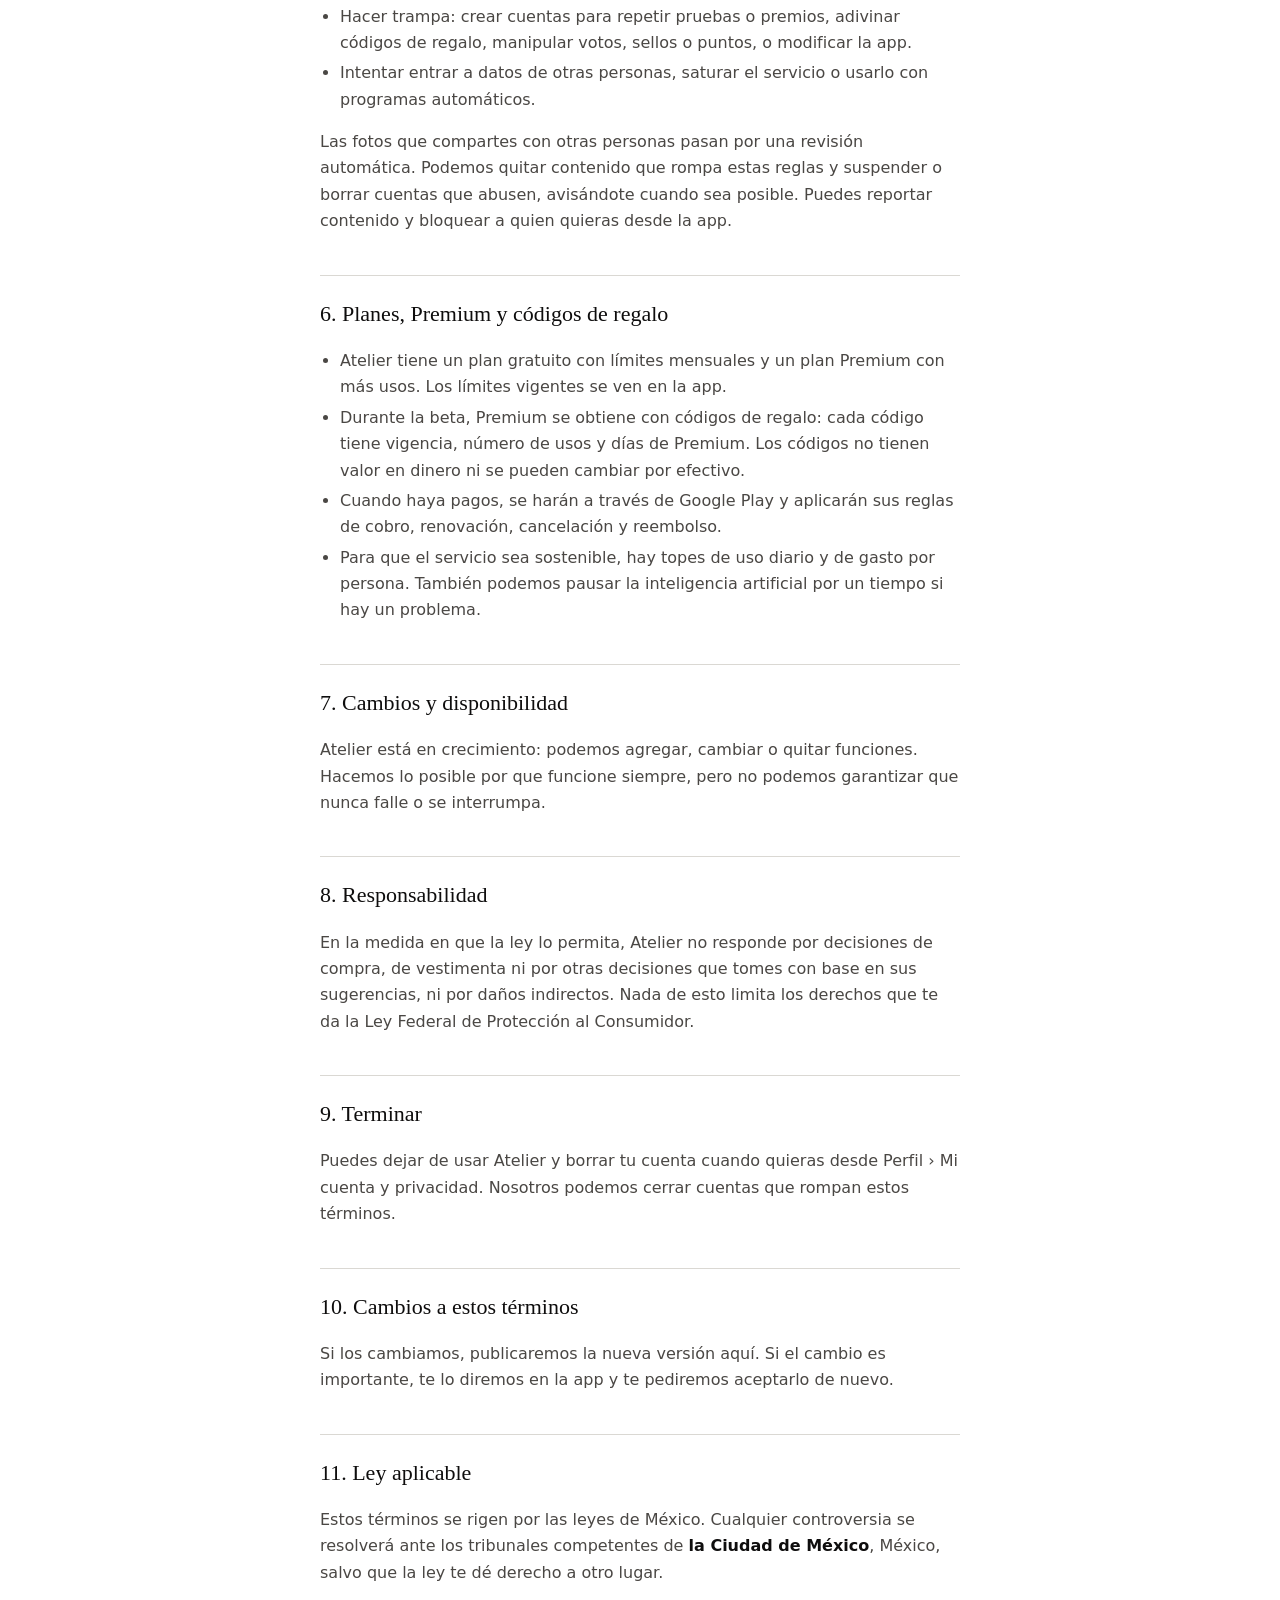
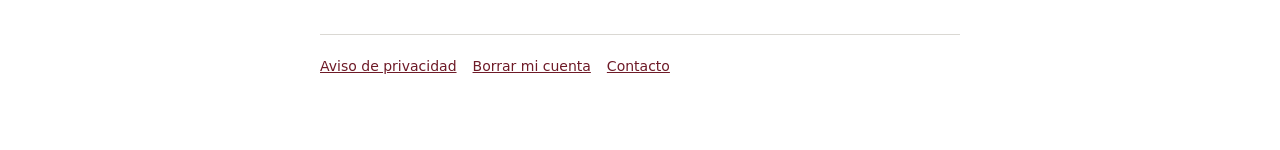
<file: terminos.html>
<!doctype html>
<html lang="es">
<head>
<meta charset="utf-8">
<meta http-equiv="Content-Security-Policy" content="default-src 'none'; style-src 'self'; base-uri 'none'; form-action 'none'">
<meta name="referrer" content="no-referrer">
<meta name="viewport" content="width=device-width, initial-scale=1">
<title>Atelier · Términos de uso</title>
<link rel="stylesheet" href="legal.css">
</head>
<body>
<main>
  <p class="mast">Atelier</p>
  <h1>Términos de uso</h1>
  <p class="small">Versión 2026-10 · Vigentes desde el 13 de octubre de 2026</p>

  <p class="lead">Al crear una cuenta o usar Atelier aceptas estos términos y el <a href="privacidad.html">Aviso de privacidad</a>. Los escribimos para que se entiendan; si algo no queda claro, escríbenos.</p>

  <h2>1. Quién ofrece Atelier</h2>
  <p>Atelier lo ofrece <strong>Jorge Guerra Montesinos</strong>, con domicilio en <strong>Atizapán de Zaragoza, Estado de México</strong>, México. Contacto: <a href="mailto:ateliersupportapp@gmail.com">ateliersupportapp@gmail.com</a>.</p>

  <h2>2. Quién puede usarla</h2>
  <ul>
    <li>Personas de <strong>16 años o más</strong>. Si tienes 16 o 17 años, entendemos que la usas con el consentimiento de tu madre, padre o tutor.</li>
    <li>Una cuenta por persona. Cuida tu contraseña: lo que pase en tu cuenta es tu responsabilidad.</li>
  </ul>

  <h2>3. Qué es y qué no es Atelier</h2>
  <ul>
    <li>Atelier da <strong>opiniones y sugerencias de estilo</strong> hechas con inteligencia artificial. Son una guía, no una verdad absoluta, y pueden equivocarse.</li>
    <li>No es asesoría médica, de imagen profesional ni financiera.</li>
    <li>Los productos, precios y existencias vienen de las tiendas y pueden cambiar o estar mal. Revisa siempre en la tienda antes de comprar. Atelier no vende productos ni responde por las compras que hagas en otras tiendas.</li>
    <li>Algunos enlaces a tiendas pueden ser de afiliado: si compras, la tienda podría pagarnos una comisión. Eso no cambia tu precio ni nuestras recomendaciones.</li>
  </ul>

  <h2>4. Tu contenido</h2>
  <ul>
    <li>Tus fotos y textos son tuyos. Nos das permiso de guardarlos, procesarlos y mostrarlos solo para que la app funcione: por ejemplo, para evaluarlos o para enseñarlos a quien tú elijas.</li>
    <li>Ese permiso termina cuando borras el contenido o tu cuenta, salvo por copias de respaldo que se borran solas en un máximo de 4 semanas.</li>
    <li>Solo sube fotos que tengas derecho a usar. Si sale otra persona, asegúrate de tener su permiso.</li>
  </ul>

  <h2>5. Lo que no se vale</h2>
  <ul>
    <li>Subir o mandar contenido sexual, violento, de odio, o que muestre a menores de forma inapropiada.</li>
    <li>Acosar, amenazar o hacerse pasar por otra persona.</li>
    <li>Hacer trampa: crear cuentas para repetir pruebas o premios, adivinar códigos de regalo, manipular votos, sellos o puntos, o modificar la app.</li>
    <li>Intentar entrar a datos de otras personas, saturar el servicio o usarlo con programas automáticos.</li>
  </ul>
  <p>Las fotos que compartes con otras personas pasan por una revisión automática. Podemos quitar contenido que rompa estas reglas y suspender o borrar cuentas que abusen, avisándote cuando sea posible. Puedes reportar contenido y bloquear a quien quieras desde la app.</p>

  <h2>6. Planes, Premium y códigos de regalo</h2>
  <ul>
    <li>Atelier tiene un plan gratuito con límites mensuales y un plan Premium con más usos. Los límites vigentes se ven en la app.</li>
    <li>Durante la beta, Premium se obtiene con códigos de regalo: cada código tiene vigencia, número de usos y días de Premium. Los códigos no tienen valor en dinero ni se pueden cambiar por efectivo.</li>
    <li>Cuando haya pagos, se harán a través de Google Play y aplicarán sus reglas de cobro, renovación, cancelación y reembolso.</li>
    <li>Para que el servicio sea sostenible, hay topes de uso diario y de gasto por persona. También podemos pausar la inteligencia artificial por un tiempo si hay un problema.</li>
  </ul>

  <h2>7. Cambios y disponibilidad</h2>
  <p>Atelier está en crecimiento: podemos agregar, cambiar o quitar funciones. Hacemos lo posible por que funcione siempre, pero no podemos garantizar que nunca falle o se interrumpa.</p>

  <h2>8. Responsabilidad</h2>
  <p>En la medida en que la ley lo permita, Atelier no responde por decisiones de compra, de vestimenta ni por otras decisiones que tomes con base en sus sugerencias, ni por daños indirectos. Nada de esto limita los derechos que te da la Ley Federal de Protección al Consumidor.</p>

  <h2>9. Terminar</h2>
  <p>Puedes dejar de usar Atelier y borrar tu cuenta cuando quieras desde Perfil › Mi cuenta y privacidad. Nosotros podemos cerrar cuentas que rompan estos términos.</p>

  <h2>10. Cambios a estos términos</h2>
  <p>Si los cambiamos, publicaremos la nueva versión aquí. Si el cambio es importante, te lo diremos en la app y te pediremos aceptarlo de nuevo.</p>

  <h2>11. Ley aplicable</h2>
  <p>Estos términos se rigen por las leyes de México. Cualquier controversia se resolverá ante los tribunales competentes de <strong>la Ciudad de México</strong>, México, salvo que la ley te dé derecho a otro lugar.</p>

  <nav>
    <a href="privacidad.html">Aviso de privacidad</a>
    <a href="borrar-cuenta.html">Borrar mi cuenta</a>
    <a href="mailto:ateliersupportapp@gmail.com">Contacto</a>
  </nav>
</main>
</body>
</html>
</file>
<file: legal.css>
/* Legal pages (security S6, idea B): privacidad, términos, borrar-cuenta. No outside fonts or
   scripts, so the pages load nothing from anyone else. */
:root { --paper:#fff; --surface:#F7F6F4; --line:#DAD8D3; --stone:#7A7671; --graphite:#4A4744; --ink:#0E0D0D; --wine:#6E1A27; }
@media (prefers-color-scheme: dark) {
  :root { --paper:#0E0D0D; --surface:#1A1918; --line:#34322F; --stone:#9A958F; --graphite:#C9C5BF; --ink:#F4F2EE; --wine:#D98A96; }
}
* { box-sizing: border-box; }
body { margin: 0; background: var(--paper); color: var(--ink); font: 16px/1.65 system-ui, -apple-system, "Segoe UI", Roboto, sans-serif; -webkit-font-smoothing: antialiased; }
main { max-width: 680px; margin: 0 auto; padding: 40px 20px 72px; }
.mast { font-family: "Bodoni Moda", "Didot", "Bodoni 72", Georgia, serif; font-size: 44px; letter-spacing: 2px; margin: 0; }
.eyebrow { font-size: 11px; letter-spacing: .28em; text-transform: uppercase; color: var(--stone); margin: 0 0 6px; }
h1 { font-family: Georgia, "Times New Roman", serif; font-weight: 400; font-size: 32px; line-height: 1.15; margin: 28px 0 8px; }
h2 { font-family: Georgia, "Times New Roman", serif; font-weight: 400; font-size: 22px; margin: 40px 0 8px; padding-top: 20px; border-top: 1px solid var(--line); }
h3 { font-size: 16px; font-weight: 600; margin: 22px 0 4px; }
p, li { color: var(--graphite); }
strong { color: var(--ink); font-weight: 600; }
a { color: var(--wine); }
ul { padding-left: 20px; }
li { margin: 4px 0; }
.lead { font-size: 18px; }
.box { background: var(--surface); border-left: 3px solid var(--wine); padding: 14px 18px; margin: 20px 0; }
.box p { margin: 4px 0; }
table { width: 100%; border-collapse: collapse; font-size: 14px; margin: 12px 0; }
th, td { text-align: left; vertical-align: top; padding: 10px 8px; border-top: 1px solid var(--line); }
th { color: var(--ink); font-weight: 600; }
td { color: var(--graphite); }
.table { overflow-x: auto; }
ol.steps { padding-left: 22px; }
nav { display: flex; flex-wrap: wrap; gap: 16px; margin-top: 48px; padding-top: 20px; border-top: 1px solid var(--line); font-size: 14px; }
.small { font-size: 13px; color: var(--stone); }
</file>
